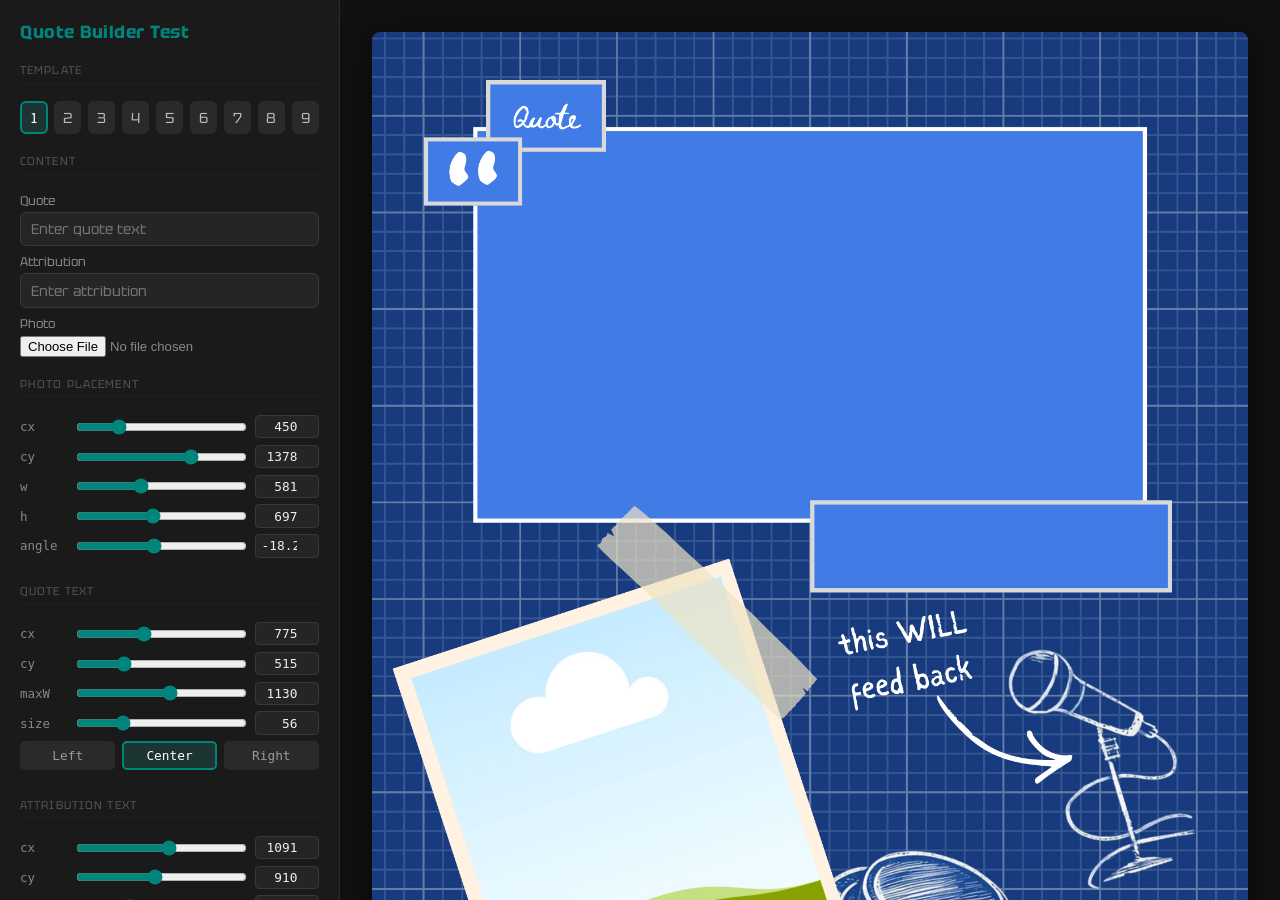
<file: tests/index.html>
<!DOCTYPE html>
<html lang="en">
<head>
    <meta charset="UTF-8">
    <meta name="viewport" content="width=device-width, initial-scale=1.0">
    <title>Quote Builder — Test</title>
    <link rel="preconnect" href="https://fonts.googleapis.com">
    <link href="https://fonts.googleapis.com/css2?family=Tektur:wght@400..900&family=Playfair+Display:ital,wght@0,400..900;1,400..900&family=Poppins:wght@400;700&display=swap" rel="stylesheet">
    <style>

        @font-face {
            font-family: 'Sigher';
            src: url('../media/Sigher.otf') format('opentype');
        }

        * { box-sizing: border-box; margin: 0; padding: 0; }

        body {
            background: #111;
            color: #eee;
            font-family: 'Tektur', sans-serif;
            display: flex;
            height: 100vh;
            overflow: hidden;
        }

        /* ---- Left panel ---- */

        #panel {
            width: 340px;
            flex-shrink: 0;
            overflow-y: auto;
            padding: 1.25rem;
            background: #1a1a1a;
            border-right: 1px solid #2a2a2a;
            display: flex;
            flex-direction: column;
            gap: 1.25rem;
        }

        h1 { font-size: 1.1rem; color: #00857D; letter-spacing: 0.03em; }

        .section-title {
            font-size: 0.7rem;
            text-transform: uppercase;
            letter-spacing: 0.1em;
            color: #555;
            border-bottom: 1px solid #222;
            padding-bottom: 0.35rem;
            margin-bottom: 0.6rem;
        }

        section { display: flex; flex-direction: column; gap: 0.5rem; }

        .field-label {
            font-size: 0.78rem;
            color: #888;
            margin-bottom: 0.2rem;
            display: block;
        }

        /* ---- Template tabs ---- */

        .template-tabs {
            display: flex;
            gap: 0.4rem;
        }

        .template-tab {
            flex: 1;
            padding: 0.35rem 0;
            background: #2a2a2a;
            border: 2px solid transparent;
            border-radius: 6px;
            color: #bbb;
            cursor: pointer;
            font-family: 'Tektur', sans-serif;
            font-size: 0.9rem;
            text-align: center;
            transition: border-color 0.12s, background 0.12s;
        }

        .template-tab.active {
            border-color: #00857D;
            background: #1c3533;
            color: #fff;
        }

        /* ---- Text inputs ---- */

        input[type="text"] {
            width: 100%;
            background: #252525;
            border: 1px solid #383838;
            border-radius: 6px;
            color: #eee;
            padding: 0.45rem 0.65rem;
            font-size: 0.88rem;
            font-family: 'Tektur', sans-serif;
        }

        input[type="file"] {
            color: #888;
            font-size: 0.82rem;
            width: 100%;
        }

        input[type="text"]:focus {
            outline: none;
            border-color: #00857D;
        }

        /* ---- Sliders ---- */

        .slider-row {
            display: grid;
            grid-template-columns: 48px 1fr 64px;
            align-items: center;
            gap: 0.5rem;
            margin-bottom: 0.4rem;
        }

        .slider-key {
            font-size: 0.78rem;
            color: #888;
            font-family: monospace;
        }

        input[type="range"] {
            width: 100%;
            accent-color: #00857D;
            cursor: pointer;
        }

        input[type="number"] {
            width: 100%;
            background: #252525;
            border: 1px solid #383838;
            border-radius: 4px;
            color: #eee;
            padding: 0.2rem 0.35rem;
            font-size: 0.8rem;
            font-family: monospace;
            text-align: right;
        }

        input[type="number"]:focus {
            outline: none;
            border-color: #00857D;
        }

        /* ---- Align toggle ---- */

        .align-row {
            display: flex;
            gap: 0.4rem;
            margin-bottom: 0.5rem;
        }

        .align-btn {
            flex: 1;
            padding: 0.3rem 0;
            background: #2a2a2a;
            border: 2px solid transparent;
            border-radius: 5px;
            color: #999;
            cursor: pointer;
            font-family: monospace;
            font-size: 0.8rem;
            text-align: center;
        }

        .align-btn.active {
            border-color: #00857D;
            color: #fff;
            background: #1c3533;
        }

        /* ---- JSON panel ---- */

        #json-output {
            width: 100%;
            height: 200px;
            background: #0d0d0d;
            border: 1px solid #2a2a2a;
            border-radius: 6px;
            color: #5fb8b8;
            font-family: monospace;
            font-size: 0.68rem;
            padding: 0.6rem;
            resize: none;
            line-height: 1.4;
        }

        #copy-btn {
            width: 100%;
            padding: 0.5rem;
            background: #00857D;
            border: none;
            border-radius: 6px;
            color: white;
            font-family: 'Tektur', sans-serif;
            font-size: 0.9rem;
            cursor: pointer;
            transition: background 0.1s;
            margin-top: 0.4rem;
        }

        #copy-btn:hover { background: #009b92; }
        #copy-btn:active { background: #006b64; }
        #copy-btn.copied { background: #2d6b29; }

        /* ---- Right panel / canvas ---- */

        #preview {
            flex: 1;
            overflow: auto;
            display: flex;
            flex-direction: column;
            align-items: center;
            justify-content: flex-start;
            padding: 2rem;
            gap: 0.75rem;
        }

        #canvas {
            max-width: 100%;
            border-radius: 8px;
            box-shadow: 0 4px 32px rgba(0,0,0,0.6);
        }

        #preview-hint {
            color: #444;
            font-size: 0.78rem;
        }
    </style>
</head>
<body>

<div id="panel">
    <h1>Quote Builder Test</h1>

    <section>
        <div class="section-title">Template</div>
        <div class="template-tabs">
            <button class="template-tab active" data-t="1">1</button>
            <button class="template-tab" data-t="2">2</button>
            <button class="template-tab" data-t="3">3</button>
            <button class="template-tab" data-t="4">4</button>
            <button class="template-tab" data-t="5">5</button>
            <button class="template-tab" data-t="6">6</button>
            <button class="template-tab" data-t="7">7</button>
            <button class="template-tab" data-t="8">8</button>
            <button class="template-tab" data-t="9">9</button>
        </div>
    </section>

    <section>
        <div class="section-title">Content</div>
        <div>
            <span class="field-label">Quote</span>
            <input type="text" id="quote-input" placeholder="Enter quote text">
        </div>
        <div>
            <span class="field-label">Attribution</span>
            <input type="text" id="attribution-input" placeholder="Enter attribution">
        </div>
        <div>
            <span class="field-label">Photo</span>
            <input type="file" id="photo-input" accept="image/*">
        </div>
    </section>

    <section>
        <div class="section-title">Photo Placement</div>
        <div id="photo-sliders"></div>
    </section>

    <section>
        <div class="section-title">Quote Text</div>
        <div id="quote-sliders"></div>
    </section>

    <section>
        <div class="section-title">Attribution Text</div>
        <div id="attribution-sliders"></div>
    </section>

    <section>
        <div class="section-title">Templates JSON</div>
        <textarea id="json-output" readonly spellcheck="false"></textarea>
        <button id="copy-btn">Copy JSON</button>
    </section>
</div>

<div id="preview">
    <canvas id="canvas"></canvas>
    <p id="preview-hint">Live preview</p>
</div>

<script src="../config.js"></script>
<script>
/* TEMPLATES and CONFIG loaded from ../config.js */

const PHOTO_FIELDS = [
    { key: 'cx',    min: 0,    max: 2000, step: 1   },
    { key: 'cy',    min: 0,    max: 2000, step: 1   },
    { key: 'w',     min: 50,   max: 1500, step: 1   },
    { key: 'h',     min: 50,   max: 1500, step: 1   },
    { key: 'angle', min: -180, max: 180,  step: 0.5 },
];

const TEXT_FIELDS = [
    { key: 'cx',   min: 0,  max: 2000, step: 1 },
    { key: 'cy',   min: 0,  max: 2000, step: 1 },
    { key: 'maxW', min: 50, max: 2000, step: 1 },
    { key: 'size', min: 8,  max: 200,  step: 1 },
];

let currentTemplate = "1";
let photoImg = null;
const templateImgCache = {};

// --- Image loading ---

function loadImage(src) {
    return new Promise((resolve, reject) => {
        const img = new Image();
        img.onload = () => resolve(img);
        img.onerror = reject;
        img.src = src;
    });
}

async function getTemplateImg(num) {
    if (!templateImgCache[num]) {
        templateImgCache[num] = await loadImage(`../media/templates/${num}.png`);
    }
    return templateImgCache[num];
}

// --- Text rendering ---

function wrapLines(ctx, text, maxW) {
    const words = text.split(' ');
    const lines = [];
    let line = '';
    for (const word of words) {
        const test = line ? line + ' ' + word : word;
        if (ctx.measureText(test).width > maxW && line) {
            lines.push(line);
            line = word;
        } else {
            line = test;
        }
    }
    if (line) lines.push(line);
    return lines;
}

function drawCenteredText(ctx, text, zone, font) {
    ctx.font = `${zone.weight} ${zone.size}px ${font}`;
    ctx.fillStyle = zone.color;
    ctx.textAlign = zone.align || 'center';
    ctx.textBaseline = 'middle';
    const lineH = zone.size * 1.3;
    const lines = wrapLines(ctx, text, zone.maxW);
    const totalH = lines.length * lineH;
    let y = zone.cy - totalH / 2 + lineH / 2;
    for (const line of lines) {
        ctx.fillText(line, zone.cx, y);
        y += lineH;
    }
}

// --- Canvas render ---

async function render() {
    const canvas = document.getElementById('canvas');
    const ctx = canvas.getContext('2d');
    const t = TEMPLATES[currentTemplate];

    let templateImg;
    try {
        templateImg = await getTemplateImg(currentTemplate);
    } catch {
        return;
    }

    canvas.width  = templateImg.naturalWidth;
    canvas.height = templateImg.naturalHeight;

    const layers = t.layers || ["template", "photo", "text"];
    const resolveFont = zone => zone.font || t.font || CONFIG.font;
    const quoteFont = resolveFont(t.quote);
    const attrFont  = resolveFont(t.attribution);

    const quoteText       = document.getElementById('quote-input').value.trim();
    const attributionText = document.getElementById('attribution-input').value.trim();

    await Promise.all([...new Set([
        `${t.quote.size}px ${quoteFont}`,
        `${t.attribution.size}px ${attrFont}`,
    ])].map(f => document.fonts.load(f)));

    for (const layer of layers) {
        if (layer === "template") {
            ctx.drawImage(templateImg, 0, 0);
        } else if (layer === "photo" && t.photo && photoImg) {
            const z = t.photo;
            ctx.save();
            ctx.translate(z.cx, z.cy);
            ctx.rotate(z.angle * Math.PI / 180);
            ctx.beginPath();
            ctx.rect(-z.w / 2, -z.h / 2, z.w, z.h);
            ctx.clip();
            const scale = Math.max(z.w / photoImg.naturalWidth, z.h / photoImg.naturalHeight);
            const sw = photoImg.naturalWidth  * scale;
            const sh = photoImg.naturalHeight * scale;
            ctx.drawImage(photoImg, -sw / 2, -sh / 2, sw, sh);
            ctx.restore();
        } else if (layer === "text") {
            if (quoteText)       drawCenteredText(ctx, quoteText, t.quote, quoteFont);
            if (attributionText) drawCenteredText(ctx, `- ${attributionText}`, t.attribution, attrFont);
        }
    }
}

let renderTimer = null;
function scheduleRender() {
    clearTimeout(renderTimer);
    renderTimer = setTimeout(render, 30);
}

// --- JSON output ---

function updateJSON() {
    document.getElementById('json-output').value = JSON.stringify(TEMPLATES, null, 2);
}

// --- Sliders ---

function buildZoneSliders(containerId, zoneKey, fields, hasAlign = false) {
    const container = document.getElementById(containerId);
    container.innerHTML = '';
    const zone = TEMPLATES[currentTemplate][zoneKey];

    for (const field of fields) {
        const row = document.createElement('div');
        row.className = 'slider-row';

        const lbl = document.createElement('span');
        lbl.className = 'slider-key';
        lbl.textContent = field.key;

        const slider = document.createElement('input');
        slider.type  = 'range';
        slider.min   = field.min;
        slider.max   = field.max;
        slider.step  = field.step;
        slider.value = zone[field.key];

        const num = document.createElement('input');
        num.type  = 'number';
        num.min   = field.min;
        num.max   = field.max;
        num.step  = field.step;
        num.value = zone[field.key];

        slider.oninput = () => {
            num.value = slider.value;
            TEMPLATES[currentTemplate][zoneKey][field.key] = parseFloat(slider.value);
            updateJSON();
            scheduleRender();
        };

        num.oninput = () => {
            slider.value = num.value;
            TEMPLATES[currentTemplate][zoneKey][field.key] = parseFloat(num.value);
            updateJSON();
            scheduleRender();
        };

        row.appendChild(lbl);
        row.appendChild(slider);
        row.appendChild(num);
        container.appendChild(row);
    }

    if (hasAlign) {
        const alignRow = document.createElement('div');
        alignRow.className = 'align-row';
        const current = zone.align || 'center';
        for (const val of ['left', 'center', 'right']) {
            const btn = document.createElement('button');
            btn.className = 'align-btn' + (val === current ? ' active' : '');
            btn.textContent = val[0].toUpperCase() + val.slice(1);
            btn.onclick = () => {
                alignRow.querySelectorAll('.align-btn').forEach(b => b.classList.remove('active'));
                btn.classList.add('active');
                TEMPLATES[currentTemplate][zoneKey].align = val;
                updateJSON();
                scheduleRender();
            };
            alignRow.appendChild(btn);
        }
        container.appendChild(alignRow);
    }
}

function buildAllSliders() {
    buildZoneSliders('photo-sliders',       'photo',       PHOTO_FIELDS);
    buildZoneSliders('quote-sliders',       'quote',       TEXT_FIELDS, true);
    buildZoneSliders('attribution-sliders', 'attribution', TEXT_FIELDS, true);
}

// --- Template switching ---

document.querySelectorAll('.template-tab').forEach(btn => {
    btn.addEventListener('click', () => {
        document.querySelectorAll('.template-tab').forEach(b => b.classList.remove('active'));
        btn.classList.add('active');
        currentTemplate = btn.dataset.t;
        buildAllSliders();
        scheduleRender();
    });
});

// --- Content inputs ---

document.getElementById('quote-input').addEventListener('input', scheduleRender);
document.getElementById('attribution-input').addEventListener('input', scheduleRender);

document.getElementById('photo-input').addEventListener('change', async (e) => {
    const file = e.target.files[0];
    if (!file) { photoImg = null; scheduleRender(); return; }
    const url = URL.createObjectURL(file);
    try {
        photoImg = await loadImage(url);
    } finally {
        URL.revokeObjectURL(url);
    }
    scheduleRender();
});

// --- Copy button ---

document.getElementById('copy-btn').addEventListener('click', () => {
    navigator.clipboard.writeText(document.getElementById('json-output').value).then(() => {
        const btn = document.getElementById('copy-btn');
        btn.textContent = 'Copied!';
        btn.classList.add('copied');
        setTimeout(() => {
            btn.textContent = 'Copy JSON';
            btn.classList.remove('copied');
        }, 1500);
    });
});

// --- Init ---

buildAllSliders();
updateJSON();
render();
</script>
</body>
</html>
</file>
